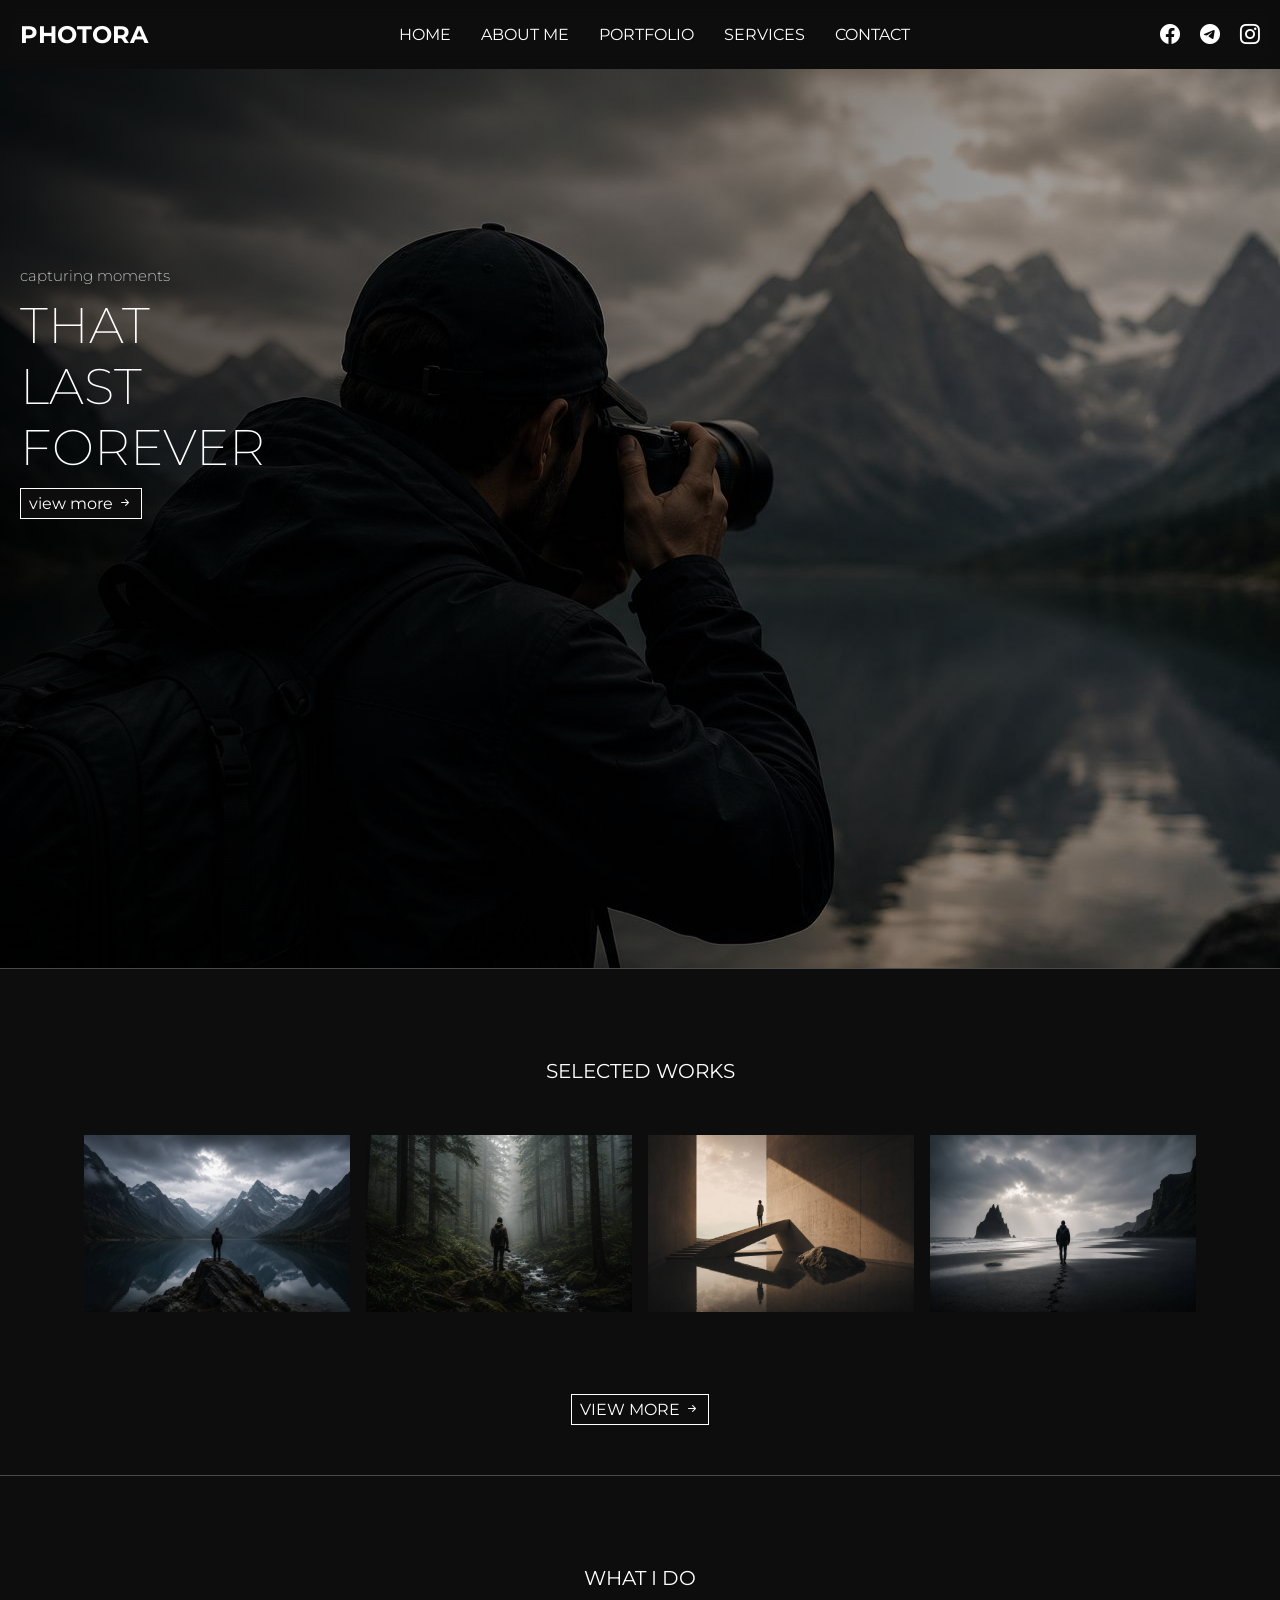
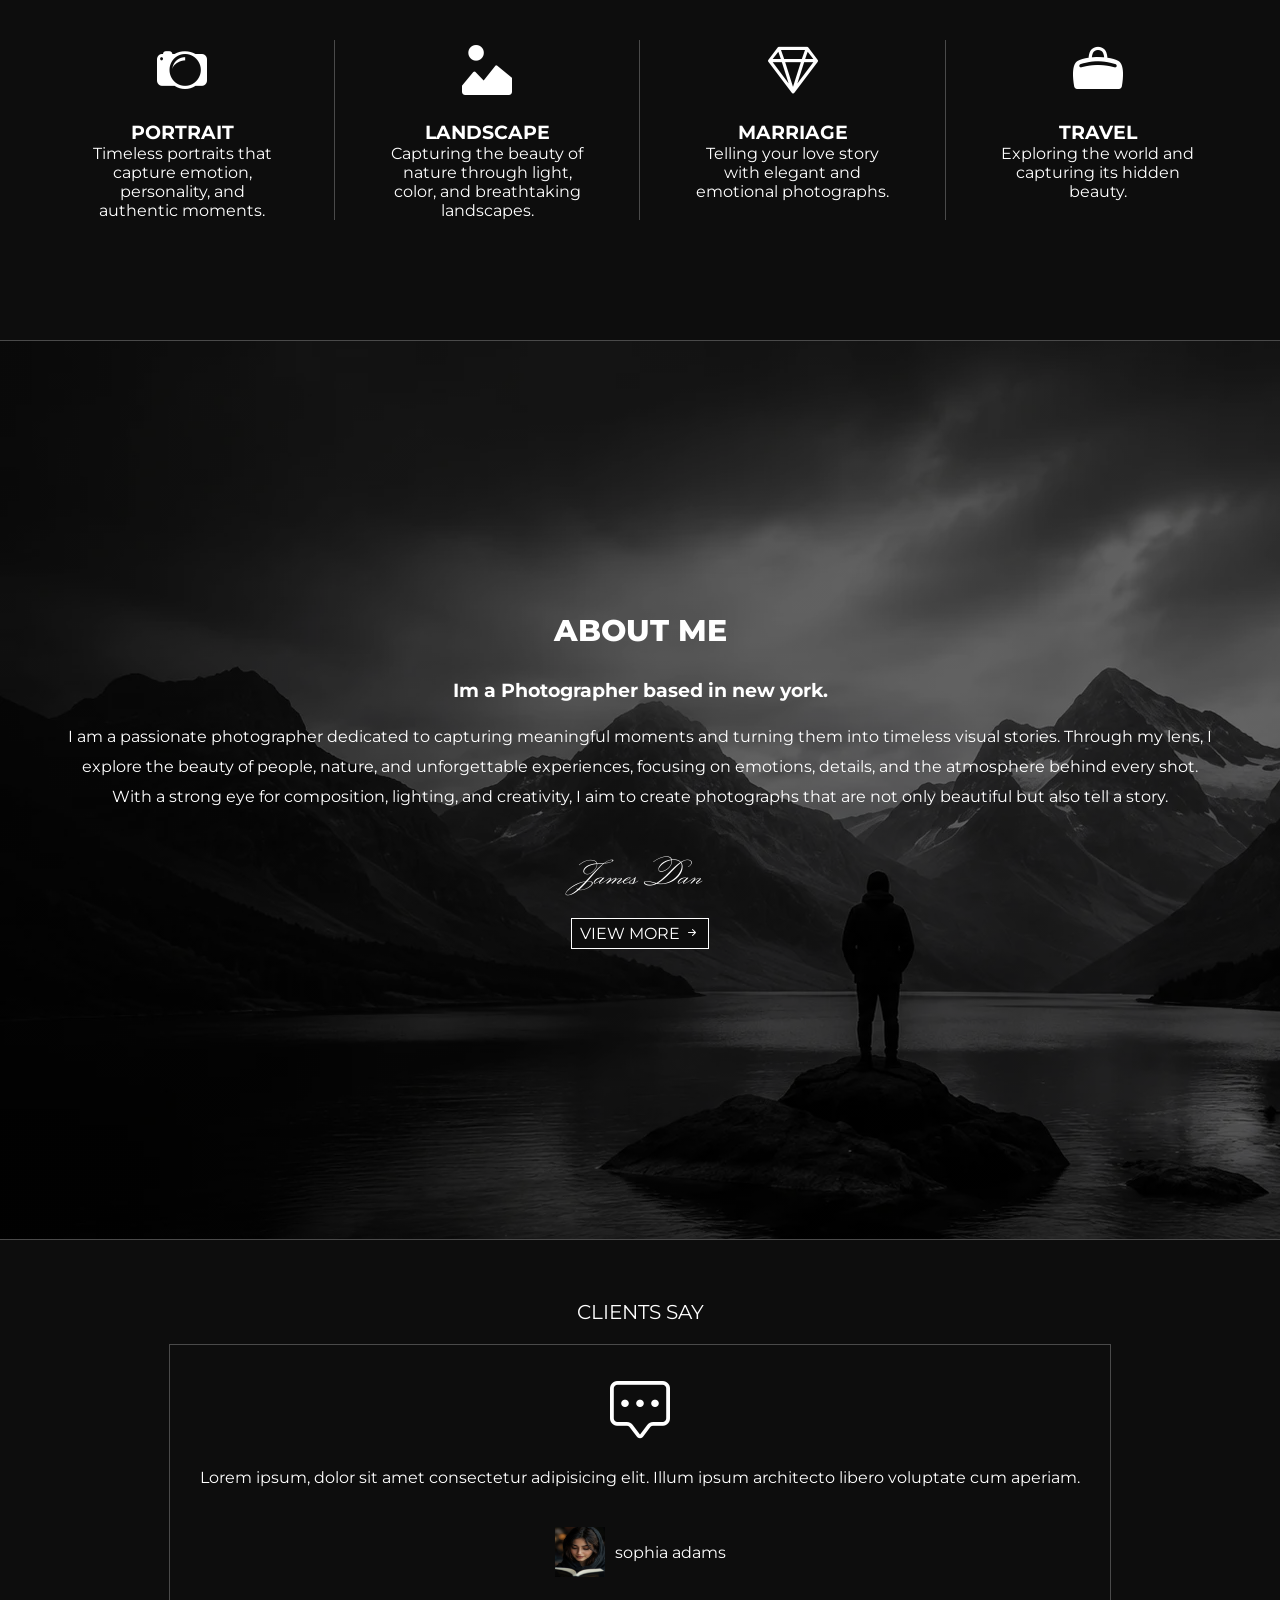
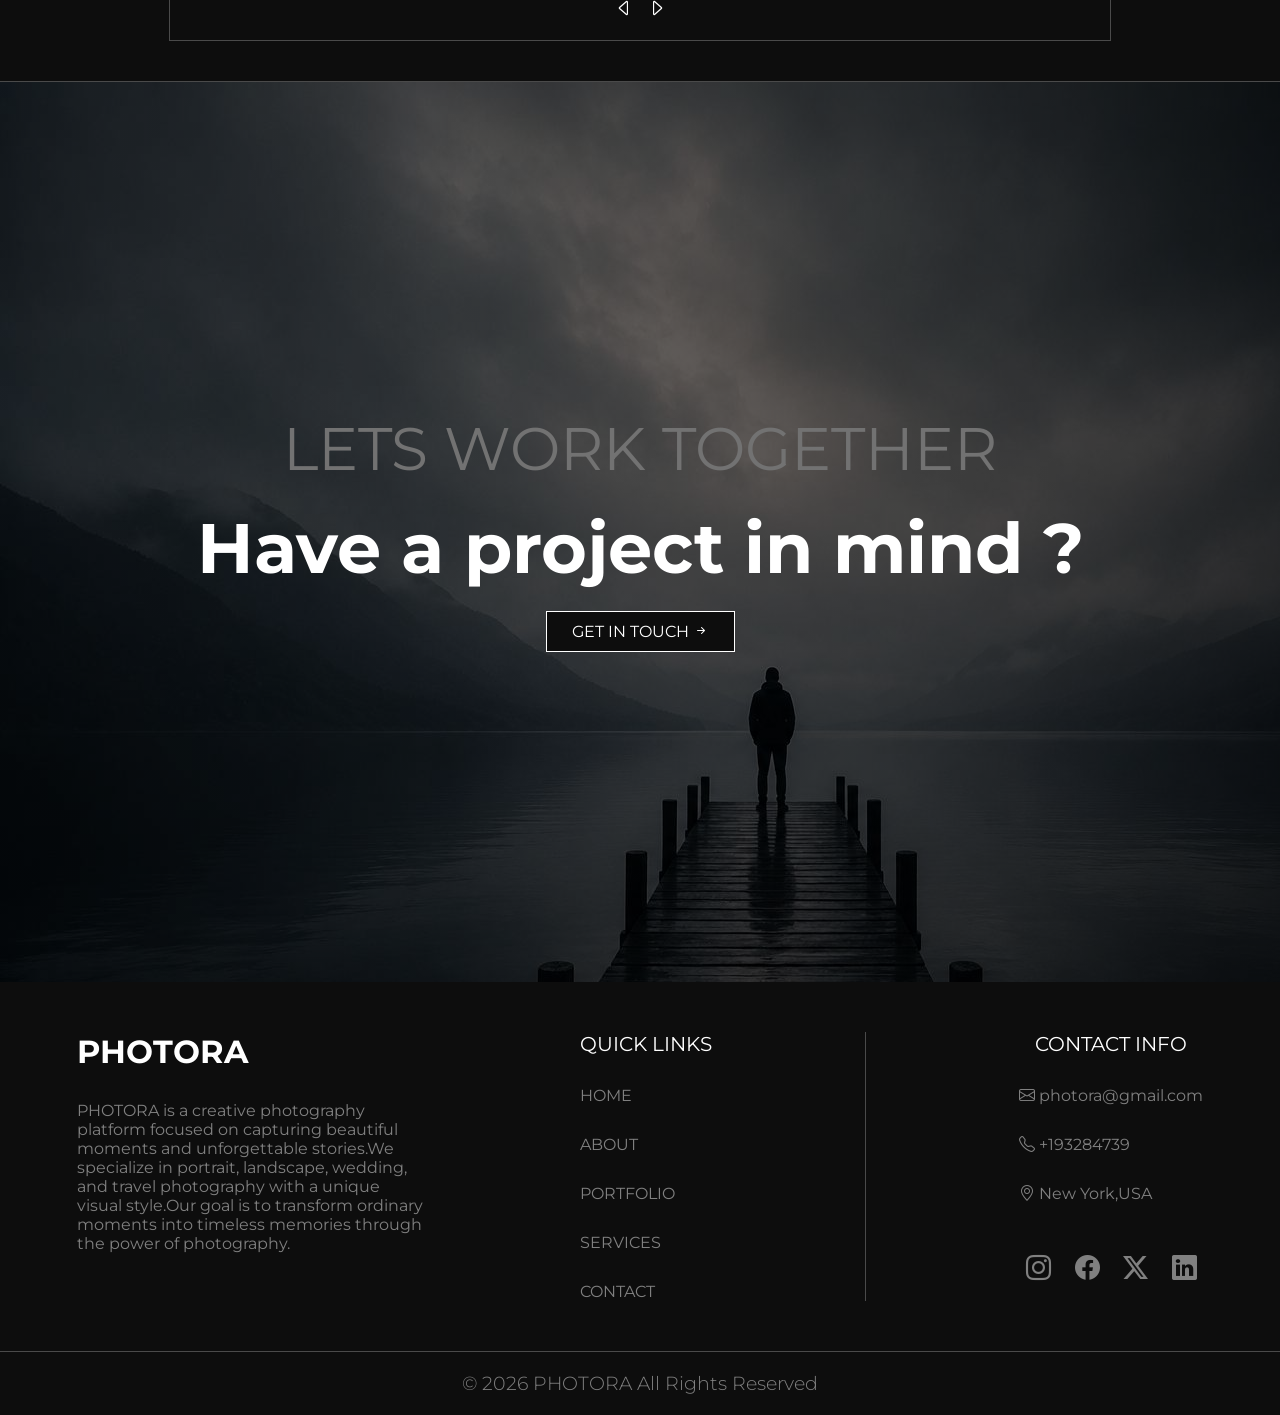
<file: index.html>
<!DOCTYPE html>
<html lang="en">
<head>
    <meta charset="UTF-8">
    <meta name="viewport" content="width=device-width, initial-scale=1.0">
    <title>PHOTORA</title>
    <link rel="stylesheet" href="style.css">
    <link rel="stylesheet" href="https://cdn.jsdelivr.net/npm/bootstrap-icons@1.13.1/font/bootstrap-icons.min.css">
    <script src="jquery-3.3.1.min.js"></script>
</head>
<body>

<nav>
    <ul>
        <div class="mobile-list">
         <button><i class="bi bi-list"></i></button>
        </div>

        <div class="logo">
            <h1>PHOTORA</h1>
        </div>
        <div class="nav-links">
        <li><a href="index.html">HOME</a></li>
        <li><a href="aboutme.html">ABOUT ME</a></li>
        <li><a href="portfolio.html">PORTFOLIO</a></li>
        <li><a href="services.html">SERVICES</a></li>
        <li><a href="contact.html">CONTACT</a></li>
        </div>

        <div class="nav-icons">
          <li><a href="#"><i class="bi bi-facebook"></i></a></li>
          <li><a href="#"><i class="bi bi-telegram"></i></a></li>
          <li><a href="#"><i class="bi bi-instagram"></i></a></li>
        </div>
    </ul>
</nav>

<section class="hero">
    <div class="content">
        <span>
            capturing moments
        </span>
        <h1>THAT LAST FOREVER</h1>
        <a href="#">view more  <i class="bi bi-arrow-right-short"></i></a>
    </div>
</section>
    
<section class="selected-works">
    <h2>SELECTED WORKS</h2>
    <div class="selected-img">
        <img src="img/selected-works.jpg" alt="img">
        <img src="img/selected-works2.jpg" alt="img">
        <img src="img/selected-works3 (1).jpg" alt="img">
        <img src="img/selected-works3 (2).jpg" alt="img">
    </div>
    <a href="portfolio.html">VIEW MORE  <i class="bi bi-arrow-right-short"></i></a>
</section>


<section class="what-i-do">
    <h2>WHAT I DO</h2>
    <div class="cards">
        <div class="card">
            <i class="bi bi-camera2"></i>
            <h3>PORTRAIT</h3>
            <p>Timeless portraits that capture emotion, personality, and authentic moments.</p>
        </div>

        <hr>

        <div class="card">
            <i class="bi bi-image-alt"></i>
            <h3>LANDSCAPE</h3>
            <p>Capturing the beauty of nature through light, color, and breathtaking landscapes.</p>
        </div>

        <hr>

        <div class="card">
            <i class="bi bi-gem"></i>
            <h3>MARRIAGE</h3>
            <p>Telling your love story with elegant and emotional photographs.</p>
        </div>

        <hr>

        <div class="card">
            <i class="bi bi-duffle-fill"></i>
            <h3>TRAVEL</h3>
            <p>Exploring the world and capturing its hidden beauty.</p>
        </div>
    </div>
</section>

<section class="about-me">

    <div class="about-me-content">
  <h2>ABOUT ME</h2>
    <h3>Im a Photographer based in new york.</h3>
    <p>I am a passionate photographer dedicated to capturing meaningful moments and turning them into timeless visual stories. Through my lens, I explore the beauty of people, nature, and unforgettable experiences, focusing on emotions, details, and the atmosphere behind every shot.
With a strong eye for composition, lighting, and creativity, I aim to create photographs that are not only beautiful but also tell a story.</p>
    <span>James Dan</span>
    <a href="aboutme.html">VIEW MORE  <i class="bi bi-arrow-right-short"></i></a>
    </div>

</section>


<section class="clients-say">
    <h2>CLIENTS SAY</h2>
    <div class="box">
        <i class="bi bi-chat-square-dots"></i>
        <p>Lorem ipsum, dolor sit amet consectetur adipisicing elit. Illum ipsum architecto libero voluptate cum aperiam.</p>
        <div class="client">
            <img src="img/client1.png" alt="client">
            <span>sophia adams</span>
        </div>
        <div class="arrows">
            <button id="next"><i class="bi bi-caret-left"></i></button>
            <button id="prev"><i class="bi bi-caret-right"></i></button>
        </div>
    </div>
</section>


<section class="get-in-touch">
    <div class="get-in-touch-content">
        <h2>LETS WORK TOGETHER</h2>
        <h3>Have a project in mind ?</h3>
        <a href="contact.html">GET IN TOUCH  <i class="bi bi-arrow-right-short"></i></a>
    </div>
</section>

<footer>
    <div class="col1">
        <h1>PHOTORA</h1>
        <p>PHOTORA is a creative photography platform focused on capturing beautiful moments and unforgettable stories.We specialize in portrait, landscape, wedding, and travel photography with a unique visual style.Our goal is to transform ordinary moments into timeless memories through the power of photography.</p>
    </div>
    <div class="col2">
        <h2>QUICK LINKS</h2>
        <li><a href="index.html">HOME</a></li>
        <li><a href="aboutme.html">ABOUT</a></li>
        <li><a href="portfolio.html">PORTFOLIO</a></li>
        <li><a href="services.html">SERVICES</a></li>
        <li><a href="contact.html">CONTACT</a></li>
    </div>
<hr>
    <div class="col3">
        <h2>CONTACT INFO</h2>
        <span><i class="bi bi-envelope"></i>  photora@gmail.com</span>
        <span><i class="bi bi-telephone"></i>  +193284739</span>
        <span><i class="bi bi-geo-alt"></i>  New York,USA</span>
        <div class="footer-icons">
           <li><a href="#"><i class="bi bi-instagram"></i></a></li>
           <li><a href="#"><i class="bi bi-facebook"></i></a></li>
           <li><a href="#"><i class="bi bi-twitter-x"></i></a></li>
           <li><a href="#"><i class="bi bi-linkedin"></i></a></li>

        </div>
    </div>
</footer>

    <div class="end">
        <h3>&copy; 2026 PHOTORA All Rights Reserved</h3>
    </div>

<script src="index.js"></script>
</body>
</html>
</file>
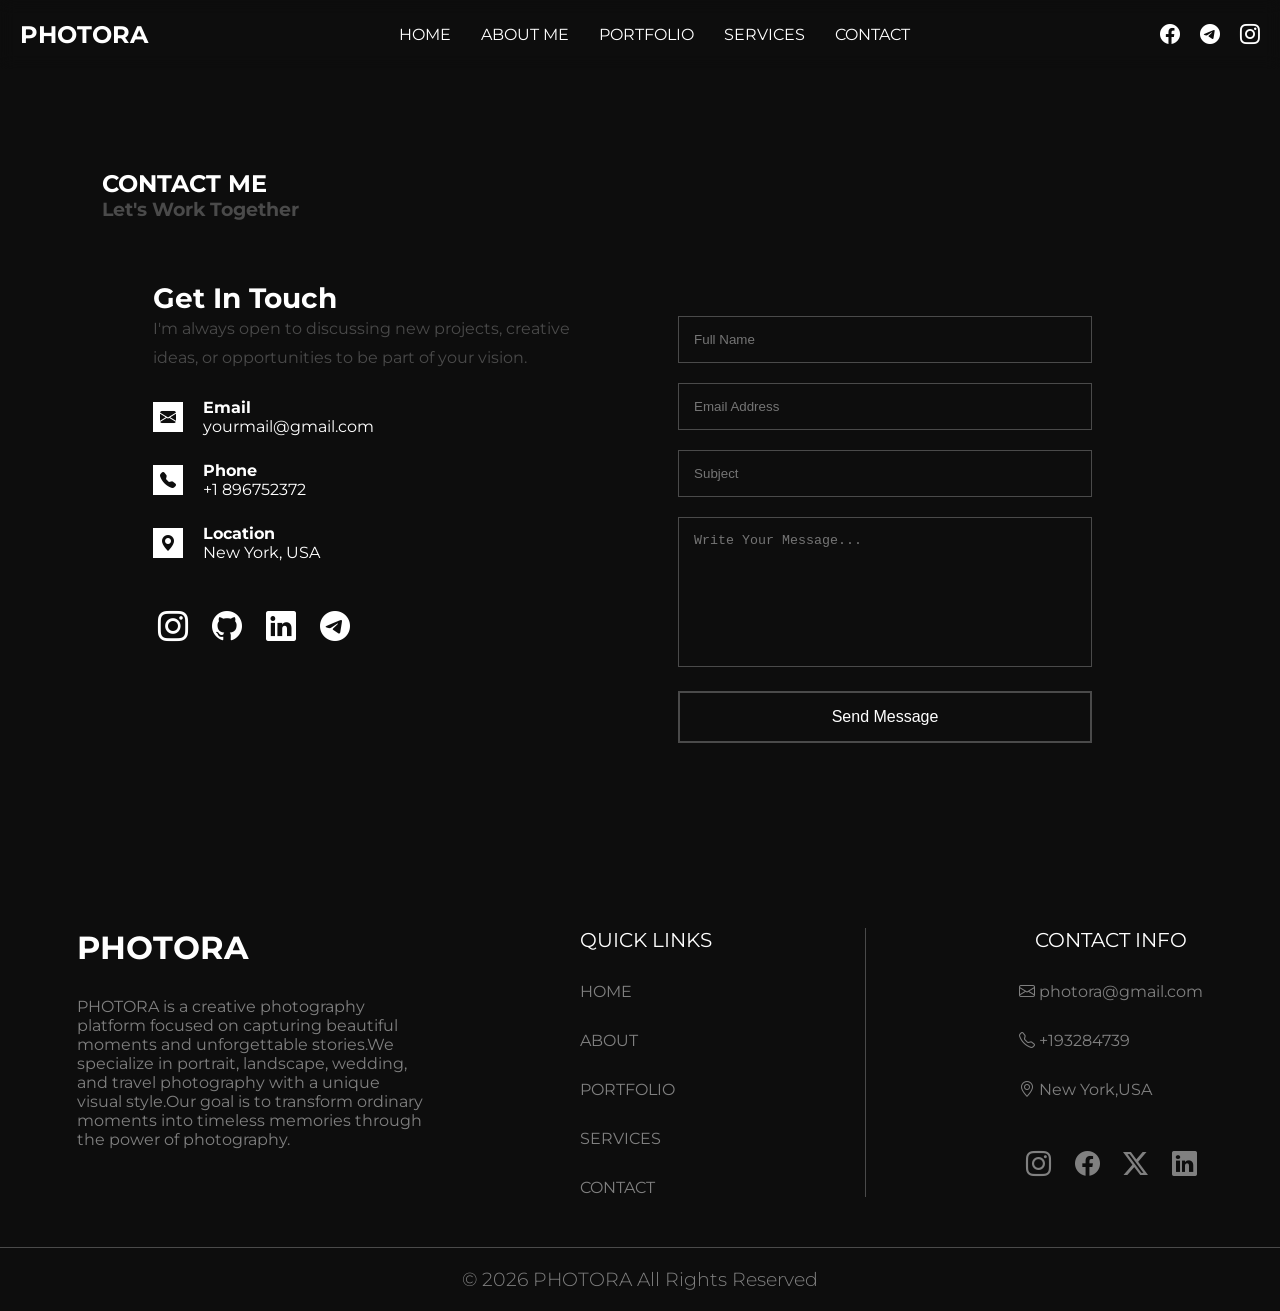
<file: contact.html>
<!DOCTYPE html>
<html lang="en">
<head>
    <meta charset="UTF-8">
    <meta name="viewport" content="width=device-width, initial-scale=1.0">
    <title>Document</title>
        <link rel="stylesheet" href="style.css">
    <link rel="stylesheet" href="https://cdn.jsdelivr.net/npm/bootstrap-icons@1.13.1/font/bootstrap-icons.min.css">
    <script src="jquery-3.3.1.min.js"></script>
    <link rel="stylesheet" href="contact.css">
</head>
<body>
<nav>
    <ul>
        <div class="mobile-list">
         <button><i class="bi bi-list"></i></button>
        </div>

        <div class="logo">
            <h1>PHOTORA</h1>
        </div>
        <div class="nav-links">
        <li><a href="index.html">HOME</a></li>
        <li><a href="aboutme.html">ABOUT ME</a></li>
        <li><a href="portfolio.html">PORTFOLIO</a></li>
        <li><a href="services.html">SERVICES</a></li>
        <li><a href="contact.html">CONTACT</a></li>
        </div>

        <div class="nav-icons">
          <li><a href="#"><i class="bi bi-facebook"></i></a></li>
          <li><a href="#"><i class="bi bi-telegram"></i></a></li>
          <li><a href="#"><i class="bi bi-instagram"></i></a></li>
        </div>
    </ul>
</nav>

<section class="contact" id="contact">

    <div class="section-title">
        <h1>CONTACT ME</h1>
        <h3>Let's Work Together</h3>
    </div>

    <div class="contact-container">

        <!-- Left Side -->
        <div class="contact-info">

            <h3>Get In Touch</h3>

            <p>
                I'm always open to discussing new projects,
                creative ideas, or opportunities to be part
                of your vision.
            </p>

            <div class="info-box">
                <i class="bi bi-envelope-fill"></i>

                <div>
                    <h4>Email</h4>
                    <span>yourmail@gmail.com</span>
                </div>
            </div>

            <div class="info-box">
                <i class="bi bi-telephone-fill"></i>

                <div>
                    <h4>Phone</h4>
                    <span>+1 896752372</span>
                </div>
            </div>

            <div class="info-box">
                <i class="bi bi-geo-alt-fill"></i>

                <div>
                    <h4>Location</h4>
                    <span>New York, USA</span>
                </div>
            </div>

            <div class="socials">

                <a href="#"><i class="bi bi-instagram"></i></a>

                <a href="#"><i class="bi bi-github"></i></a>

                <a href="#"><i class="bi bi-linkedin"></i></a>

                <a href="#"><i class="bi bi-telegram"></i></a>

            </div>

        </div>

        <!-- Right Side -->
        <form class="contact-form">

            <input type="text" placeholder="Full Name" required>

            <input type="email" placeholder="Email Address" required>

            <input type="text" placeholder="Subject">

            <textarea placeholder="Write Your Message..." required></textarea>

            <button type="submit">
                Send Message
            </button>

        </form>

    </div>

</section>

<footer>
    <div class="col1">
        <h1>PHOTORA</h1>
        <p>PHOTORA is a creative photography platform focused on capturing beautiful moments and unforgettable stories.We specialize in portrait, landscape, wedding, and travel photography with a unique visual style.Our goal is to transform ordinary moments into timeless memories through the power of photography.</p>
    </div>
    <div class="col2">
        <h2>QUICK LINKS</h2>
        <li><a href="index.html">HOME</a></li>
        <li><a href="aboutme.html">ABOUT</a></li>
        <li><a href="portfolio.html">PORTFOLIO</a></li>
        <li><a href="services.html">SERVICES</a></li>
        <li><a href="contact.html">CONTACT</a></li>
    </div>
<hr>
    <div class="col3">
        <h2>CONTACT INFO</h2>
        <span><i class="bi bi-envelope"></i>  photora@gmail.com</span>
        <span><i class="bi bi-telephone"></i>  +193284739</span>
        <span><i class="bi bi-geo-alt"></i>  New York,USA</span>
        <div class="footer-icons">
           <li><a href="#"><i class="bi bi-instagram"></i></a></li>
           <li><a href="#"><i class="bi bi-facebook"></i></a></li>
           <li><a href="#"><i class="bi bi-twitter-x"></i></a></li>
           <li><a href="#"><i class="bi bi-linkedin"></i></a></li>

        </div>
    </div>
</footer>

    <div class="end">
        <h3>&copy; 2026 PHOTORA All Rights Reserved</h3>
    </div>
<script src="index.js"></script>
</body>
</html>
</file>
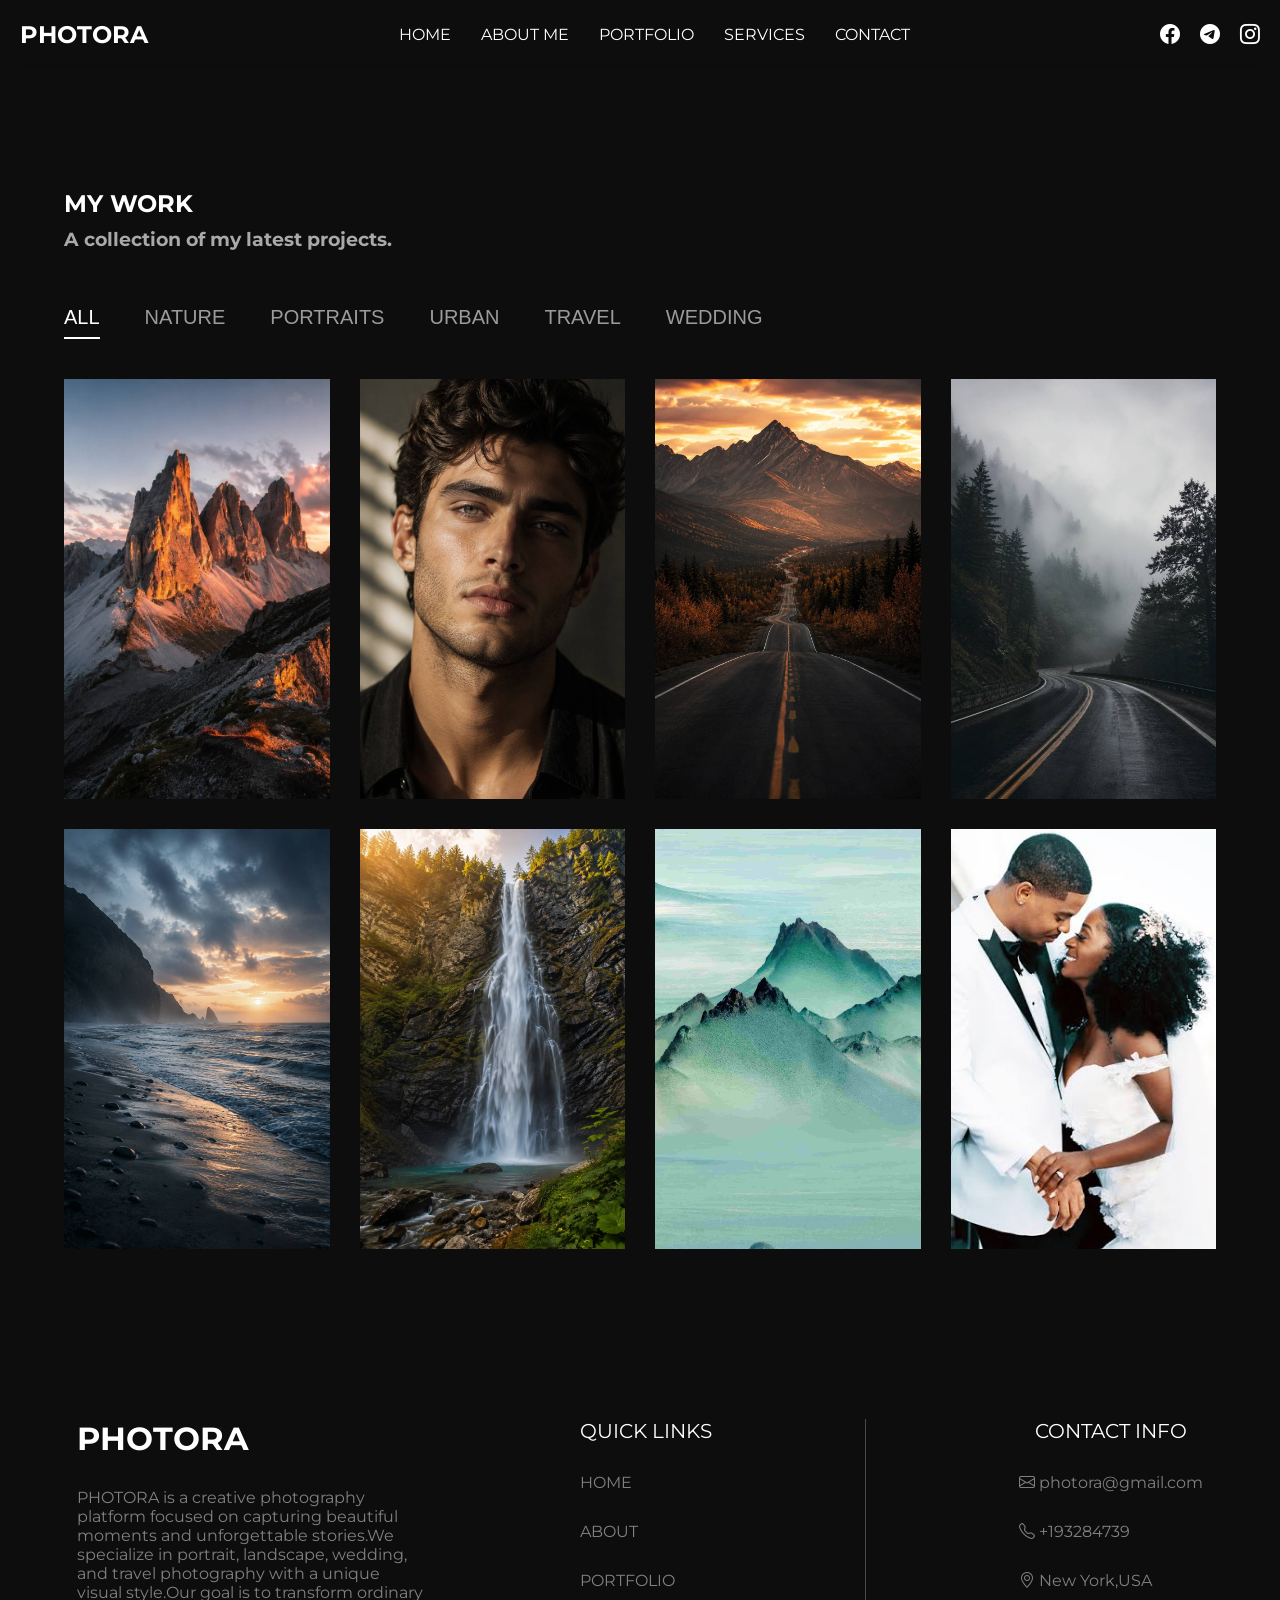
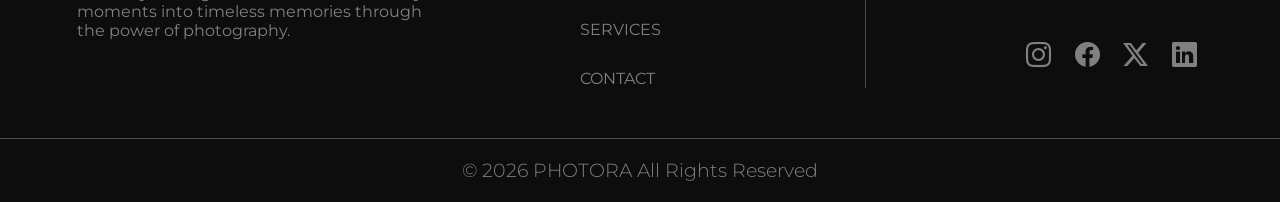
<file: portfolio.html>
<!DOCTYPE html>
<html lang="en">
<head>
    <meta charset="UTF-8">
    <meta name="viewport" content="width=device-width, initial-scale=1.0">
    <title>Document</title>
    <link rel="stylesheet" href="style.css">
    <link rel="stylesheet" href="https://cdn.jsdelivr.net/npm/bootstrap-icons@1.13.1/font/bootstrap-icons.min.css">
    <script src="jquery-3.3.1.min.js"></script>
    <link rel="stylesheet" href="portfoio.css">
</head>
<body>
<nav>
    <ul>
        <div class="mobile-list">
         <button><i class="bi bi-list"></i></button>
        </div>

        <div class="logo">
            <h1>PHOTORA</h1>
        </div>
        <div class="nav-links">
        <li><a href="index.html">HOME</a></li>
        <li><a href="aboutme.html">ABOUT ME</a></li>
        <li><a href="portfolio.html">PORTFOLIO</a></li>
        <li><a href="services.html">SERVICES</a></li>
        <li><a href="contact.html">CONTACT</a></li>
        </div>

        <div class="nav-icons">
          <li><a href="#"><i class="bi bi-facebook"></i></a></li>
          <li><a href="#"><i class="bi bi-telegram"></i></a></li>
          <li><a href="#"><i class="bi bi-instagram"></i></a></li>
        </div>
    </ul>
</nav>

<section class="portfolio section">

    <div class="container">

        <div class="portfolio-header">

            <div class="portfolio-title">

                <h1>MY WORK</h1>

                <h3>
                    A collection of my latest projects.
                </h3>

            </div>

        </div>

        <div class="portfolio-filter">

            <button class="active" data-filter="all">ALL</button>

            <button data-filter="nature">NATURE</button>

            <button data-filter="portraits">PORTRAITS</button>

            <button data-filter="urban">URBAN</button>

            <button data-filter="travel">TRAVEL</button>

            <button data-filter="wedding">WEDDING</button>

        </div>


        <div class="portfolio-grid">

            <article class="portfolio-card nature">

                <img src="img/mountain.jpg" alt="">

                <div class="overlay">

                    <h3>Mountain</h3>

                    <span>Nature</span>

                </div>

            </article>

            <article class="portfolio-card portraits">

                <img src="img/portrait.jpg" alt="">

                <div class="overlay">

                    <h3>Portrait</h3>

                    <span>Portraits</span>

                </div>

            </article>

            <article class="portfolio-card travel">

                <img src="img/road.jpg" alt="">

                <div class="overlay">

                    <h3>Road</h3>

                    <span>Travel</span>

                </div>

            </article>

            <article class="portfolio-card urban">

                <img src="img/fog.jpg" alt="">

                <div class="overlay">

                    <h3>Fog</h3>

                    <span>Urban</span>

                </div>

            </article>

            <article class="portfolio-card travel">

                <img src="img/beach.jpg" alt="">

                <div class="overlay">

                    <h3>Beach</h3>

                    <span>Travel</span>

                </div>

            </article>

            <article class="portfolio-card nature">

                <img src="img/waterfall.jpg" alt="">

                <div class="overlay">

                    <h3>Waterfall</h3>

                    <span>Nature</span>

                </div>

            </article>

            <article class="portfolio-card nature">

                <img src="img/peaks.jpg" alt="">

                <div class="overlay">

                    <h3>Peaks</h3>

                    <span>Nature</span>

                </div>

            </article>

            <article class="portfolio-card wedding">

                <img src="img/wedding.jpg" alt="">

                <div class="overlay">

                    <h3>Love</h3>

                    <span>Wedding</span>

                </div>

            </article>

        </div>

    </div>


    
</section>

<footer>
    <div class="col1">
        <h1>PHOTORA</h1>
        <p>PHOTORA is a creative photography platform focused on capturing beautiful moments and unforgettable stories.We specialize in portrait, landscape, wedding, and travel photography with a unique visual style.Our goal is to transform ordinary moments into timeless memories through the power of photography.</p>
    </div>
    <div class="col2">
        <h2>QUICK LINKS</h2>
        <li><a href="index.html">HOME</a></li>
        <li><a href="aboutme.html">ABOUT</a></li>
        <li><a href="portfolio.html">PORTFOLIO</a></li>
        <li><a href="services.html">SERVICES</a></li>
        <li><a href="contact.html">CONTACT</a></li>
    </div>
<hr>
    <div class="col3">
        <h2>CONTACT INFO</h2>
        <span><i class="bi bi-envelope"></i>  photora@gmail.com</span>
        <span><i class="bi bi-telephone"></i>  +193284739</span>
        <span><i class="bi bi-geo-alt"></i>  New York,USA</span>
        <div class="footer-icons">
           <li><a href="#"><i class="bi bi-instagram"></i></a></li>
           <li><a href="#"><i class="bi bi-facebook"></i></a></li>
           <li><a href="#"><i class="bi bi-twitter-x"></i></a></li>
           <li><a href="#"><i class="bi bi-linkedin"></i></a></li>

        </div>
    </div>
</footer>

    <div class="end">
        <h3>&copy; 2026 PHOTORA All Rights Reserved</h3>
    </div>

    <script src="index.js"></script>
</body>
</html>
</file>
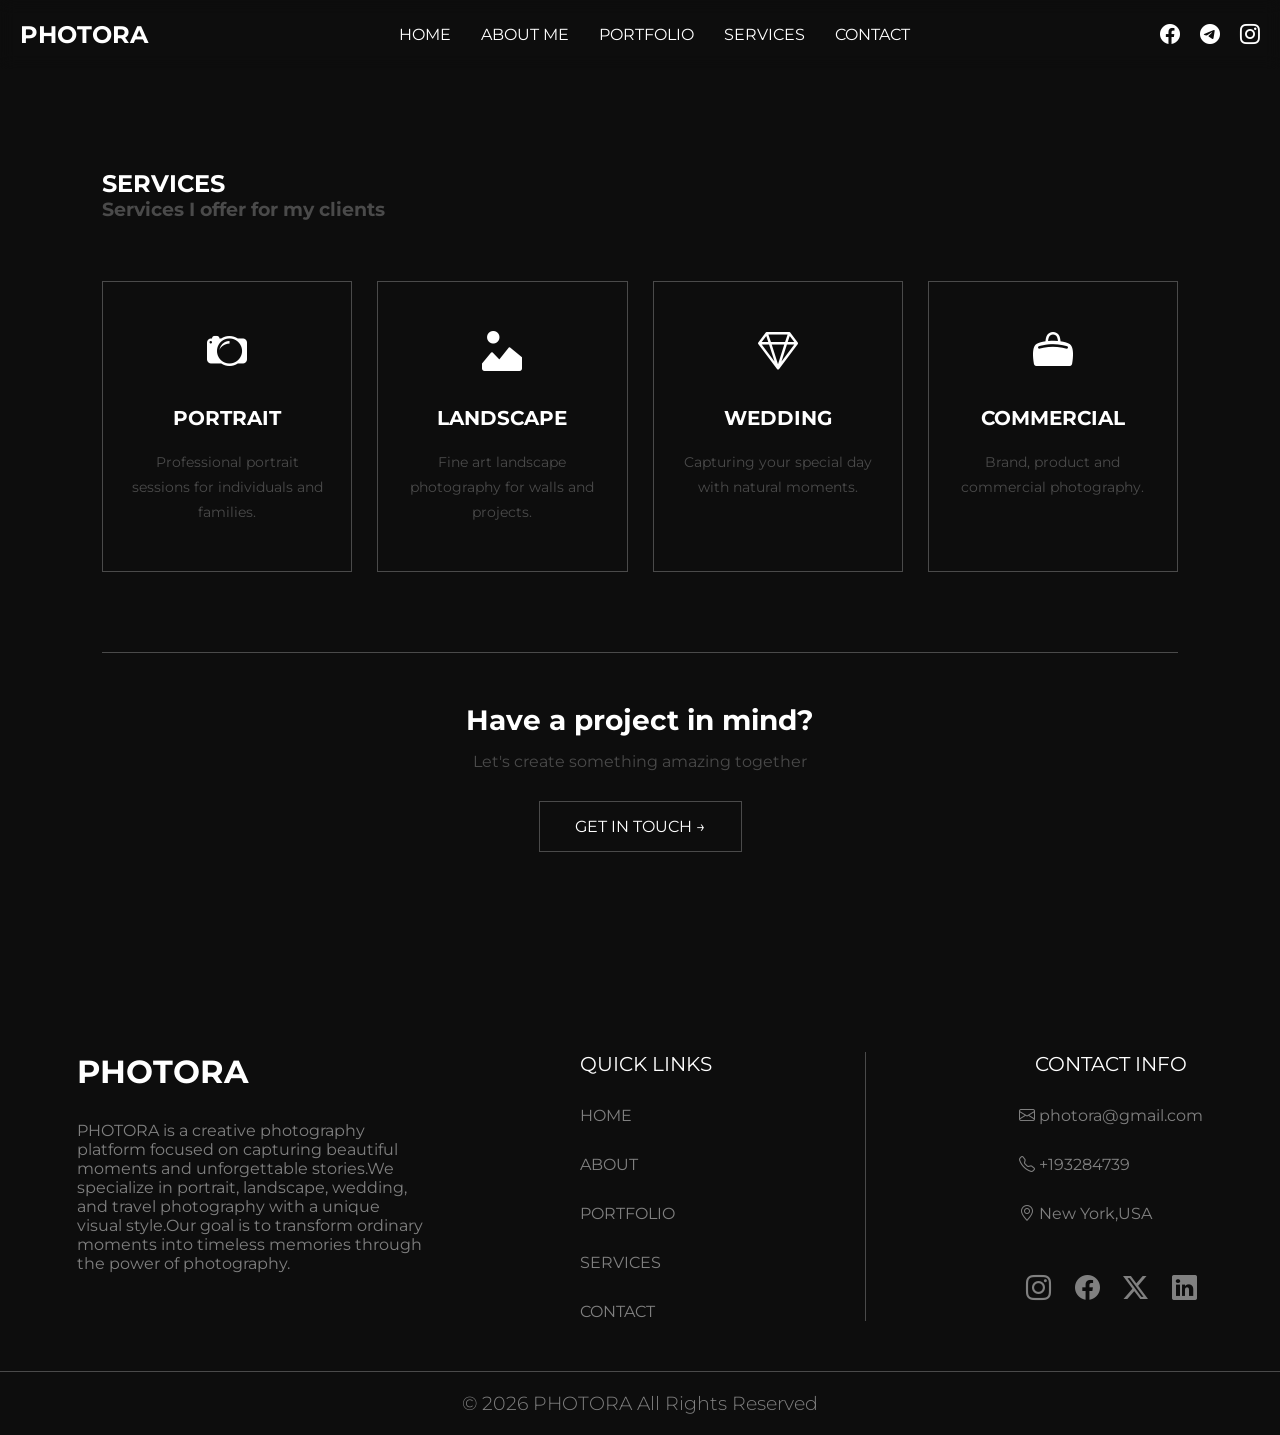
<file: services.html>
<!DOCTYPE html>
<html lang="en">
<head>
    <meta charset="UTF-8">
    <meta name="viewport" content="width=device-width, initial-scale=1.0">
    <title>Document</title>
    <link rel="stylesheet" href="style.css">
    <link rel="stylesheet" href="https://cdn.jsdelivr.net/npm/bootstrap-icons@1.13.1/font/bootstrap-icons.min.css">
    <script src="jquery-3.3.1.min.js"></script>
    <link rel="stylesheet" href="services.css">
</head>
<body>
<nav>
    <ul>
        <div class="mobile-list">
         <button><i class="bi bi-list"></i></button>
        </div>

        <div class="logo">
            <h1>PHOTORA</h1>
        </div>
        <div class="nav-links">
        <li><a href="index.html">HOME</a></li>
        <li><a href="aboutme.html">ABOUT ME</a></li>
        <li><a href="portfolio.html">PORTFOLIO</a></li>
        <li><a href="services.html">SERVICES</a></li>
        <li><a href="contact.html">CONTACT</a></li>
        </div>

        <div class="nav-icons">
          <li><a href="#"><i class="bi bi-facebook"></i></a></li>
          <li><a href="#"><i class="bi bi-telegram"></i></a></li>
          <li><a href="#"><i class="bi bi-instagram"></i></a></li>
        </div>
    </ul>
</nav>

<section class="services">

    <div class="services-header">
        <h1>SERVICES</h1>
        <h3>Services I offer for my clients</h3>
    </div>


    <div class="services-container">

        <div class="service-card">
            <div class="icon"><i class="bi bi-camera2"></i></div>
            <h3>PORTRAIT</h3>
            <p>
                Professional portrait sessions
                for individuals and families.
            </p>
        </div>


        <div class="service-card">
            <div class="icon"><i class="bi bi-image-alt"></i></div>
            <h3>LANDSCAPE</h3>
            <p>
                Fine art landscape photography
                for walls and projects.
            </p>
        </div>


        <div class="service-card">
            <div class="icon"><i class="bi bi-gem"></i></div>
            <h3>WEDDING</h3>
            <p>
                Capturing your special day
                with natural moments.
            </p>
        </div>


        <div class="service-card">
            <div class="icon"><i class="bi bi-duffle-fill"></i></div>
            <h3>COMMERCIAL</h3>
            <p>
                Brand, product and
                commercial photography.
            </p>
        </div>

    </div>


    <div class="services-cta">
        <h3>Have a project in mind?</h3>
        <p>Let's create something amazing together</p>

        <a href="contact.html">GET IN TOUCH →</a>
    </div>


</section>

<footer>
    <div class="col1">
        <h1>PHOTORA</h1>
        <p>PHOTORA is a creative photography platform focused on capturing beautiful moments and unforgettable stories.We specialize in portrait, landscape, wedding, and travel photography with a unique visual style.Our goal is to transform ordinary moments into timeless memories through the power of photography.</p>
    </div>
    <div class="col2">
        <h2>QUICK LINKS</h2>
        <li><a href="index.html">HOME</a></li>
        <li><a href="aboutme.html">ABOUT</a></li>
        <li><a href="portfolio.html">PORTFOLIO</a></li>
        <li><a href="services.html">SERVICES</a></li>
        <li><a href="contact.html">CONTACT</a></li>
    </div>
<hr>
    <div class="col3">
        <h2>CONTACT INFO</h2>
        <span><i class="bi bi-envelope"></i>  photora@gmail.com</span>
        <span><i class="bi bi-telephone"></i>  +193284739</span>
        <span><i class="bi bi-geo-alt"></i>  New York,USA</span>
        <div class="footer-icons">
           <li><a href="#"><i class="bi bi-instagram"></i></a></li>
           <li><a href="#"><i class="bi bi-facebook"></i></a></li>
           <li><a href="#"><i class="bi bi-twitter-x"></i></a></li>
           <li><a href="#"><i class="bi bi-linkedin"></i></a></li>

        </div>
    </div>
</footer>

    <div class="end">
        <h3>&copy; 2026 PHOTORA All Rights Reserved</h3>
    </div>

    <script src="index.js"></script>
</body>
</html>
</file>
<file: style.css>
*{
    margin: 0;
    padding: 0;
    box-sizing: border-box;
}

:root{
    --bgcolor:#0d0d0d;
    --text:#ffffff;
    --border:rgb(74, 74, 74);
}

body{
background-color: var(--bgcolor);
font-family: "mont";
}

hr{
    width: 1px;
    border: none;
    background-color: var(--border);
}

@font-face {
    font-family: "mont";
    src: url(fonts/Montserrat-VariableFont_wght.ttf);
}

@font-face {
    font-family: "sign";
    src: url(fonts/MonsieurLaDoulaise-Regular.ttf);
}

nav{
    position: sticky;
    z-index: 3;
    top: 0;
}
.mobile-list{
    display: none;
}
nav ul{
    display: flex;
justify-content: space-between;
margin: 0 auto;
background-color:transparent;
backdrop-filter: blur(8px);
align-items: center;
padding: 20px;
}

.nav-links{
    display: flex;
    flex-direction: row;
    gap: 30px;
    list-style: none;
    font-weight: 400;
}

.nav-links li a:hover{
    font-weight: 300;
}


nav ul li a{
    text-decoration: none;
    color: var(--text);
    font-family: "mont";
    display: flex;
}

nav ul li{
    position: relative;
}

nav ul li::before{
    content: "";
    position: absolute;

    left: 50%;
    bottom: -8px;

    transform: translateX(-50%);

    width: 0;
    height: 2px;

    background: var(--text);

    transition: .3s;
}
nav ul li:hover::before{
    width: 100%;
}

.logo{
    color: var(--text);
    font-weight: bolder;
}

.nav-icons{
    color: var(--text);
    display: flex;
    gap: 20px;
    font-size: 20px;
    list-style: none;
}

.hero{
    width: 100%;
    height: 100vh;
    background-size: cover;
    background-position: center;
    background-repeat: no-repeat;
    position: relative;
    border-bottom: 1px solid var(--border);
    background:
    linear-gradient(to right, rgba(0,0,0,.7), rgba(0,0,0,.3)),
        url("img/about.jpg");
}


.content{
    display: flex;
    flex-direction: column;
    gap: 10px;
    position: absolute;
    bottom: 50%;
    left: 20px;
}

.content span{
    font-weight: 200;
    color: var(--text);
    font-size: 15px;
}

.content h1{
font-size: clamp(50px, 25px, 10px);
color: var(--text);
width: 200px;
word-spacing: 10px;
font-weight: 200;
}

.content a{
    text-decoration: none;
    border: 1px solid var(--text);
    padding: 5px 8px;
    color: var(--text);
    background-color: var(--bgcolor);
margin-right: auto;
}

.selected-works{
    display: flex;
    flex-direction: column;
    margin-top: 70px;
    padding: 20px;
    border-bottom:1px solid var(--border);
}

h2{
    font-weight:400;
    font-size: 20px;
    color: var(--text);
    text-align: center;
}

.selected-img{
    display: flex;
    margin: 50px auto;
    width: 90%;
    justify-content: space-between;
    animation: appear linear;
animation-timeline: view();
animation-range: entry 0% cover 40%;
}

.selected-img img{
    width: 270px;
    height: auto;
      border: 2px solid transparent;
      transition: 0.3s ease;
}


.selected-works a{
    text-decoration: none;
    border: 1px solid var(--text);
    margin: 30px auto;
    padding: 5px 8px;
    color: var(--text);
    background-color: var(--bgcolor);
}

.selected-img img:hover{
    border: 2px solid var(--text);
     transform: scale(1.2);
}

.what-i-do{
        display: flex;
    flex-direction: column;
    margin-top: 70px;
    padding: 20px;
}

.what-i-do h2{
    text-align: center;
    border: none;
}

.cards{
    display: flex;
    flex-direction: row;
    justify-content: space-between;
    margin:50px auto;
    width: 90%;
    animation: appear linear;
animation-timeline: view();
animation-range: entry 0% cover 40%;
}

.card{
    display: flex;
    flex-direction: column;
    width: fit-content;
    color: var(--text);
    text-align: center;
}

.card p{
    width: 200px;
}

.cards i{
font-size: 50px;
margin-bottom: 20px;
}

.about-me{
    width: 100%;
    height: 100vh;
    background-size: cover;
    background-position: center;
    background-repeat: no-repeat;
    position: relative;
border-bottom: 1px solid var(--border);
border-top: 1px solid var(--border);
    background:
        linear-gradient(to right, rgba(0,0,0,.6), rgba(0,0,0,.6)),
        url("img/ChatGPT\ Image\ Jul\ 12\,\ 2026\,\ 06_29_29\ PM.webp");
        display: flex;
        justify-content: center;
        align-items: center;
        margin-top: 50px;
}

.about-me-content{
position: absolute;
text-align: center;
color: var(--text);
display: flex;
flex-direction: column;
animation: appear linear;
animation-timeline: view();
animation-range: entry 0% cover 40%;

}



@keyframes appear{
    from{
        opacity: 0;
        scale: 0.5;
    }
    to{
        opacity: 1;
        scale: 1;
    }
}

.about-me h2{
    margin:0 0 30px 0;
    border: none;
    padding: 0;
    text-align: center;
    font-size: 30px;
    font-weight: 800;
}

.about-me p{
    margin:20px auto;
    line-height: 30px;
    width: 90%;
}

.about-me span{
    margin: 20px 0 0 0;
    font-family:"sign";
    font-weight: 400;
    font-size: 30px;
}

.about-me a{
    text-decoration: none;
    border: 1px solid var(--text);
    padding: 5px 8px;
    width: fit-content;
margin: 20px auto;
    color: var(--text);
    background-color: var(--bgcolor);
}
.clients-say{
    display: flex;
    flex-direction: column;
    margin-top: 40px;
    padding: 20px;
    border-bottom:1px solid var(--border);
}

.clients-say h2{
    text-align: center;
    border: none;
    padding: none;
}

.box{
    border: 1px solid var(--border);
    display: flex;
    flex-direction: column;
    justify-content: center;
    align-items: center;
    width:fit-content;
    padding: 20px;
    margin: 20px auto;
    animation: appear linear;
animation-timeline: view();
animation-range: entry 0% cover 40%;
}

@keyframes move{
    from{
        opacity: 0;
        transform: translateX(40px);
    }

    to{
        opacity: 1;
        transform: translateX(0);
    }
}

.box i{
    color: var(--text);
    padding: 10px 0 20px 0;
    font-size: 60px;
}

.box p{
    text-align: center;
    color: var(--text);
    width: 900px;
}

.box span{
    text-align: center;
    color: var(--text);
}

.client{
    display: flex;
    flex-direction: row;
    gap: 10px;
    justify-content: center;
    align-items: center;
    margin-top: 40px;
}

.client img{
    width: 50px;
    height: 50px;
}

.inputs{
    display: flex;
    gap: 5px;
}

.arrows{
    display: flex;
    flex-direction: row;
    gap: 5px;
    margin-top: 20px;
}

.arrows button{
    background-color: transparent;
    border: none;
}

.arrows i{
    color: var(--text);
    font-size: 20px;
        border: 1px solid transparent;
    padding: 3px;
}

.arrows i:hover{
    border: 2px solid var(--text);
    padding: 3px;
}



.get-in-touch{
    width: 100%;
    height: 100vh;
    background-size: cover;
    background-position: center;
    background-repeat: no-repeat;
    position: relative;
    background:
    linear-gradient(to right, rgba(0,0,0,.5), rgba(0,0,0,.7)),
        url("img/get\ in\ touch.jpg");
        display: flex;
        justify-content: center;
        align-items: center;
        transition: 0.3s ease;

}


.get-in-touch-content{
    text-align: center;
    display: flex;
    flex-direction: column;
    gap: 20px;
    animation: appear linear;
animation-timeline: view();
animation-range: entry 0% cover 40%;

}

.get-in-touch h2{
    padding: 0;
    border: none;
    color: rgb(114, 114, 114);
    margin: 0 auto;
    font-size: clamp(60px, 40px, 20px);
}
.get-in-touch h3{
    color: var(--text);
    font-size: clamp(70px, 40px, 20px);
}

.get-in-touch a{
    text-decoration: none;
    color: var(--text);
    border: 1px solid var(--text);
    padding: 10px 25px;
    background-color: var(--bgcolor);
margin: 0 auto;
}

footer{
    display: flex;
    justify-content: space-around;
    padding: 50px 0;
}

.col1, .col2, .col3{
    display: flex;
    flex-direction: column;
}

.col1 h1{
color: var(--text);
}

.col1 p{
    color:gray;
    margin-top: 30px;
    width: 350px;
}

.col2 li{
    list-style: none;
    gap: 10px;
    margin-top: 30px;
}

.col2 a{
    text-decoration: none;
    color: gray;
gap: 10px;
transition: 0.3s ease;
}

.col2 a:hover{
    color: var(--text);
}

.col3{
    color: gray;
    
}

.col3 i{
    transition: 0.3s ease;
}

.col3 i:hover{
    color: var(--text);
}

.col3 span{
    margin-top: 30px;

}
.footer-icons{
    display: flex;
    gap: 10px;
    margin-top: 50px;
    font-size: 25px;
    justify-content: space-around;

}

.footer-icons li{
    list-style: none;
}

.footer-icons a{
    color:gray;
}

.end{
    border-top: 1px solid var(--border);
}

.end h3{
    text-align: center;
    font-weight: 300;
        color: gray;
        padding: 20px;
}

@media(max-width:1100px){

nav{
    position: sticky;
    backdrop-filter: blur(8px);
}

    .nav-links{
        flex-direction: column;
        position: absolute;
        left: -100%;
        top: 0px;
        width: 80%;
        height: 100vh;
        justify-content: center;
        align-items: center;
        background: var(--bgcolor);
        transition: 0.5s ease;


    }

    .nav-icons{
        gap: 15px;
    }

    body.no-scroll{
    overflow: hidden;
}

    .nav-links li{
        margin-top: 20px;

    }

    .mobile-list{
        display: block;

    }

    .nav-links.active{
        left: 0;
    }

    .mobile-list button{
        font-size: 30px;
        background: transparent;
        color: var(--text);
        border: none;
        cursor: pointer;
        z-index: 2;
        position: relative;
    }

    .selected-img{
flex-direction: column;
align-items: center;
gap: 20px;
    }

    .cards{
        flex-direction: column;
        align-items: center;
        gap: 20px;
    }

    footer{
        flex-direction: column;
        justify-content: center;
        align-items: center;
    }

    .col1 h1,p{
        text-align: center;
    }

    .col1{
        margin-bottom: 50px;
    }

    .col2{
        margin-top: 30px;
        text-align: center;
    }

    .col3{
        text-align: center;
        margin-top:80px;    
    }

    .box {
        width: 80%;
    }

    .box p{
        width:200px ;
    }
.about-me-content h3{
    padding : 20px;
}

}
</file>
<file: contact.css>
:root{
    --bgcolor:#0d0d0d;
    --text:#ffffff;
    --border:rgb(74, 74, 74);
}

.contact{

    padding:100px 8%;
    background:var(--bgcolor);

}


.contact .section-title{

    text-align:left;
    margin-bottom:60px;
    color: var(--text);

}


.contact .section-title h3{

    color:var(--border);

}


.contact .section-title p{

    color:var(--border);

}



.contact-container{

    display:flex;
    justify-content:center;
    gap:60px;

}



.contact-info{

    width:40%;

}



.contact-info h3{

    color:var(--text);
    font-size:28px;

}



.contact-info p{

    color:var(--border);
    line-height:1.8;

}



.info-box{

    display:flex;
    align-items:center;
    gap:20px;
    margin:25px 0;

}

.info-box h4{
    color : var(--text);
}



.info-box i{

    width:30px;
    height:30px;

    display:flex;
    justify-content:center;
    align-items:center;

    background:var(--text);

    color:var(--bgcolor);

}



.info-box span{

    color:var(--text);

}



.socials a{

    display:inline-flex;

    width:40px;
    height:40px;
    font-size: 30px;

    justify-content:center;
    align-items:center;

    background:var(--bgcolor);

    color:var(--text);

    margin-right:10px;
    margin-top: 20px;

    transition:.3s;

}



.socials a:hover{

    background:var(--text);
    color: var(--bgcolor);

}




.contact-form{

    width:45%;

    background:var(--bgcolor);

    padding:35px;

}



.contact-form input,
.contact-form textarea{

    width:100%;

    padding:15px;

    margin-bottom:20px;

    background:var(--bgcolor);

    border:1px solid var(--border);

    color:var(--text);

    outline:none;

}



.contact-form textarea{

    height:150px;

    resize:none;

}



.contact-form button{

    width:100%;

    padding:15px;

    border:none;

    background:transparent;

    color:var(--text);

    font-size:16px;

    cursor:pointer;

    transition:.3s;

    border: 2px solid var(--border);

}



.contact-form button:hover{

    transform:translateY(-3px);
    background-color: var(--text);
    color: var(--bgcolor);

}



@media(max-width:800px){

    .contact-container{

        flex-direction:column;

    }


    .contact-info,
    .contact-form{

        width:100%;

    }

}
</file>
<file: portfoio.css>
/*==========================
        PORTFOLIO
==========================*/

.portfolio{
    padding:120px 0;
    background:var(--bgcolor);
}

.container{
    width:min(1200px,90%);
    margin:auto;
}

/*==========================
        HEADER
==========================*/

.portfolio-header{
    margin-bottom:55px;
}

.portfolio-title h1{
    color:var(--text);
    margin-bottom:10px;
}

.portfolio-title h3{
    color:#a9a9a9;
}

/*==========================
        FILTER
==========================*/

.portfolio-filter{
    display:flex;
    gap:45px;
    margin-bottom:50px;
}

.portfolio-filter button{

    background:none;
    border:none;

    color:#9b9b9b;

    cursor:pointer;
font-size: 20px;

    position:relative;

    transition:.35s;

}

.portfolio-filter button:hover,
.portfolio-filter button.active{

    color:var(--text);

}

.portfolio-filter button::after{

    content:"";

    position:absolute;

    left:0;
    bottom:-10px;

    width:0%;
    height:2px;

    background:white;

    transition:.35s;

}

.portfolio-filter button:hover::after,
.portfolio-filter button.active::after{

    width:100%;

}

/*==========================
          GRID
==========================*/

.portfolio-grid{

    display:grid;

    grid-template-columns:repeat(4,1fr);

    gap:30px;

}

/*==========================
          CARD
==========================*/

.portfolio-card{

    position:relative;

    overflow:hidden;

    cursor:pointer;

    background:#111;

}

.portfolio-card img{

    width:100%;
    height:420px;

    object-fit:cover;

    display:block;

    transition:.6s;

}

/*==========================
         OVERLAY
==========================*/

.overlay{

    position:absolute;

    inset:0;

    display:flex;

    flex-direction:column;

    justify-content:flex-end;

    padding:30px;

    background:linear-gradient(
    to top,
    rgba(0,0,0,.85),
    rgba(0,0,0,.25),
    transparent
    );

    opacity:0;

    transition:.45s;

}

.overlay h3{

    color:white;

    font-size:2.3rem;

    font-weight:500;

    transform:translateY(20px);

    transition:.45s;

}

.overlay span{

    color:#c9c9c9;

    font-size:1.4rem;

    margin-top:5px;

    transform:translateY(20px);

    transition:.55s;

}

/*==========================
          HOVER
==========================*/

.portfolio-card:hover img{

    transform:scale(1.08);

    filter:brightness(.7);

}

.portfolio-card:hover .overlay{

    opacity:1;

}

.portfolio-card:hover .overlay h3,
.portfolio-card:hover .overlay span{

    transform:translateY(0);

}

/*==========================
        RESPONSIVE
==========================*/

@media(max-width:1100px){

    .portfolio-grid{

        grid-template-columns:repeat(3,1fr);

    }

}

@media(max-width:800px){

    .portfolio-grid{

        grid-template-columns:repeat(2,1fr);

    }

}

@media(max-width:600px){

    .portfolio-grid{

        grid-template-columns:1fr;

    }

    .portfolio-filter{

        flex-wrap:wrap;
        gap:20px;

    }

}
</file>
<file: services.css>
:root{
    --bgcolor:#0d0d0d;
    --text:#ffffff;
    --border:rgb(74, 74, 74);
}

.services {
    padding: 100px 8%;
    background: var(--bgcolor);
    color: var(--text);
}


.services-header h2 {
    font-size: 45px;
    margin-bottom: 10px;
}


.services-header h3 {
    color: var(--border);
    margin-bottom: 60px;
}


.services-container {
    display: grid;
    grid-template-columns: repeat(4,1fr);
    gap: 25px;
}


.service-card {
    border: 1px solid var(--border);
    padding: 45px 25px;
    text-align: center;
    transition: .3s;
}


.service-card:hover {
    transform: translateY(-15px);
    border-color: var(--border);
}


.icon {
    font-size: 40px;
    margin-bottom: 30px;
}


.service-card h3 {
    font-size: 20px;
    margin-bottom: 20px;
}


.service-card p {
    color:var(--border);
    line-height: 1.8;
    font-size: 14px;
}



.services-cta {
    margin-top: 80px;
    padding: 50px;
    text-align:center;
    border-top:1px solid var(--border);
}


.services-cta h3 {
    font-size:28px;
}


.services-cta p {
    color:var(--border);
    margin:15px 0 30px;
}


.services-cta a {
    display:inline-block;
    padding:15px 35px;
    border:1px solid var(--border);
    color:var(--text);
    text-decoration:none;
    transition:.3s;
}


.services-cta a:hover {
    background:var(--text);
    color: var(--bgcolor);
}



@media(max-width:900px){

    .services-container{
        grid-template-columns:1fr 1fr;
    }

}


@media(max-width:600px){

    .services-container{
        grid-template-columns:1fr;
    }

}
</file>
